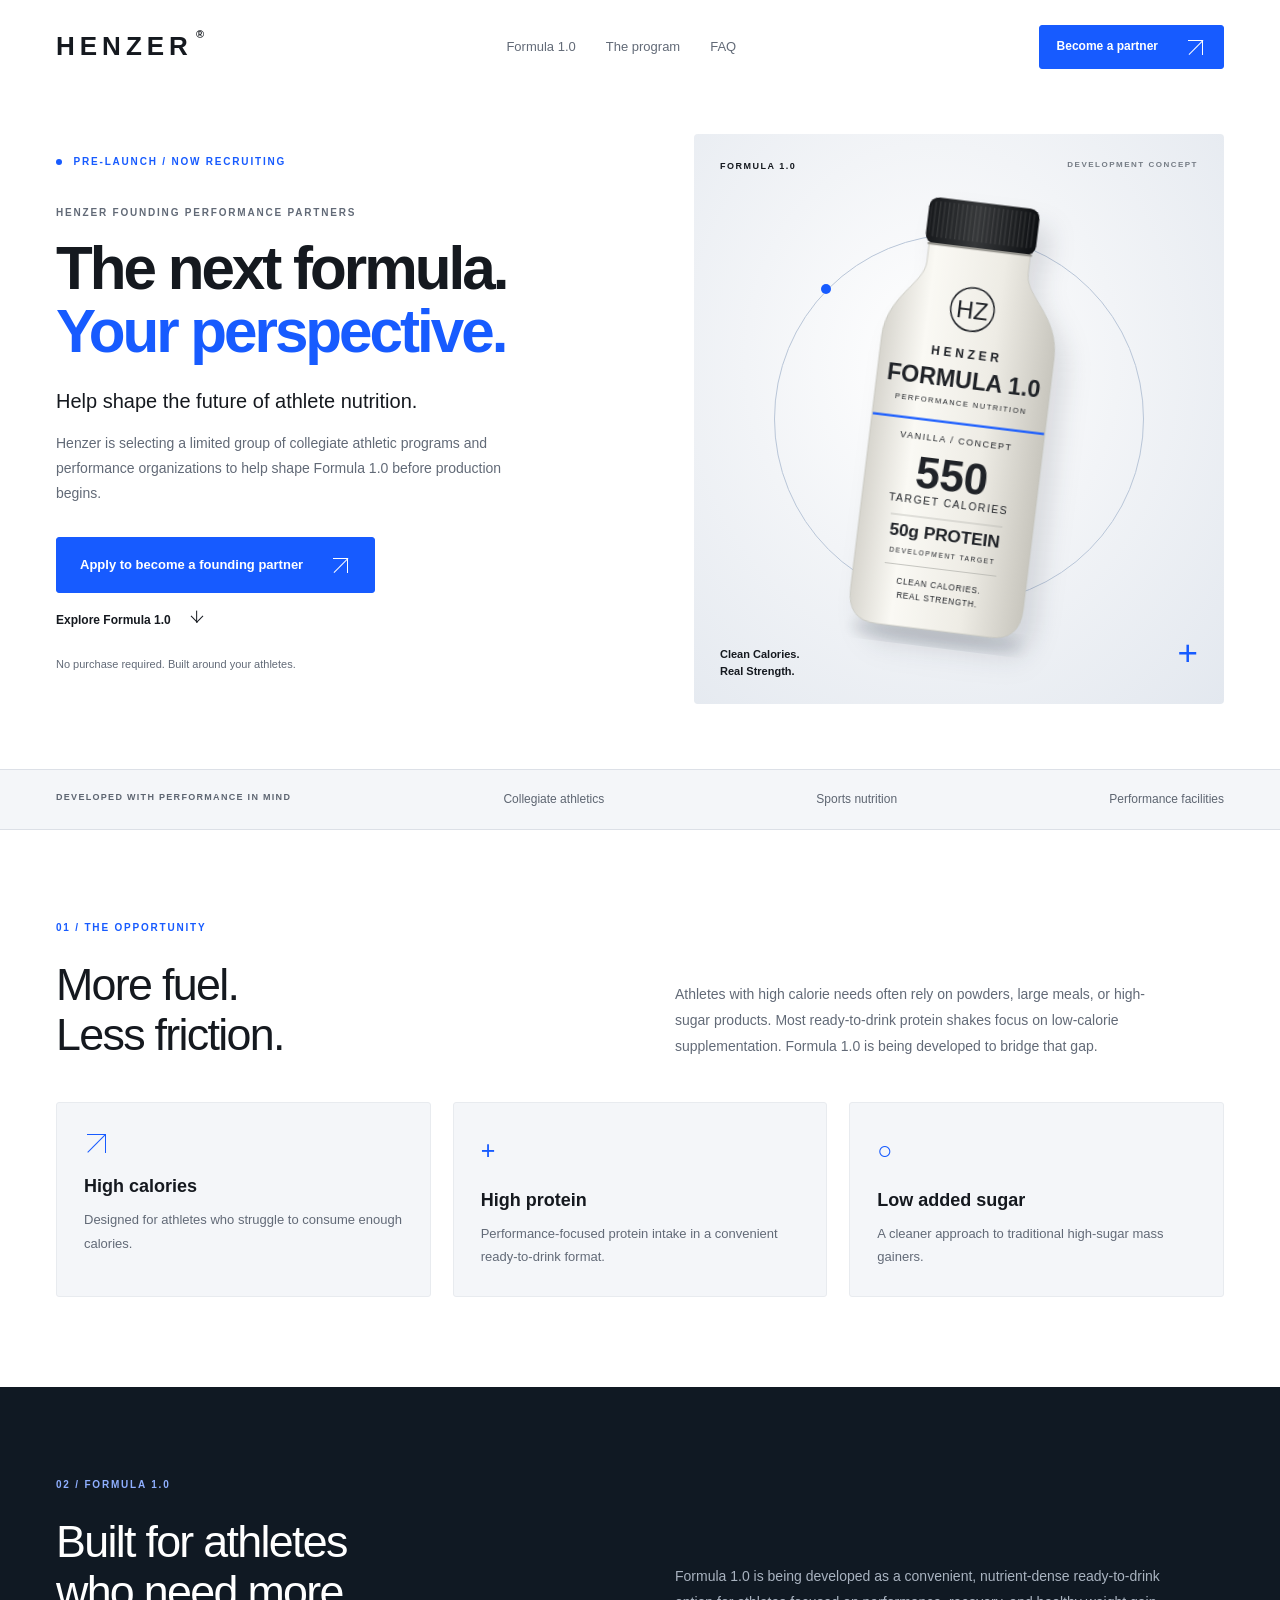
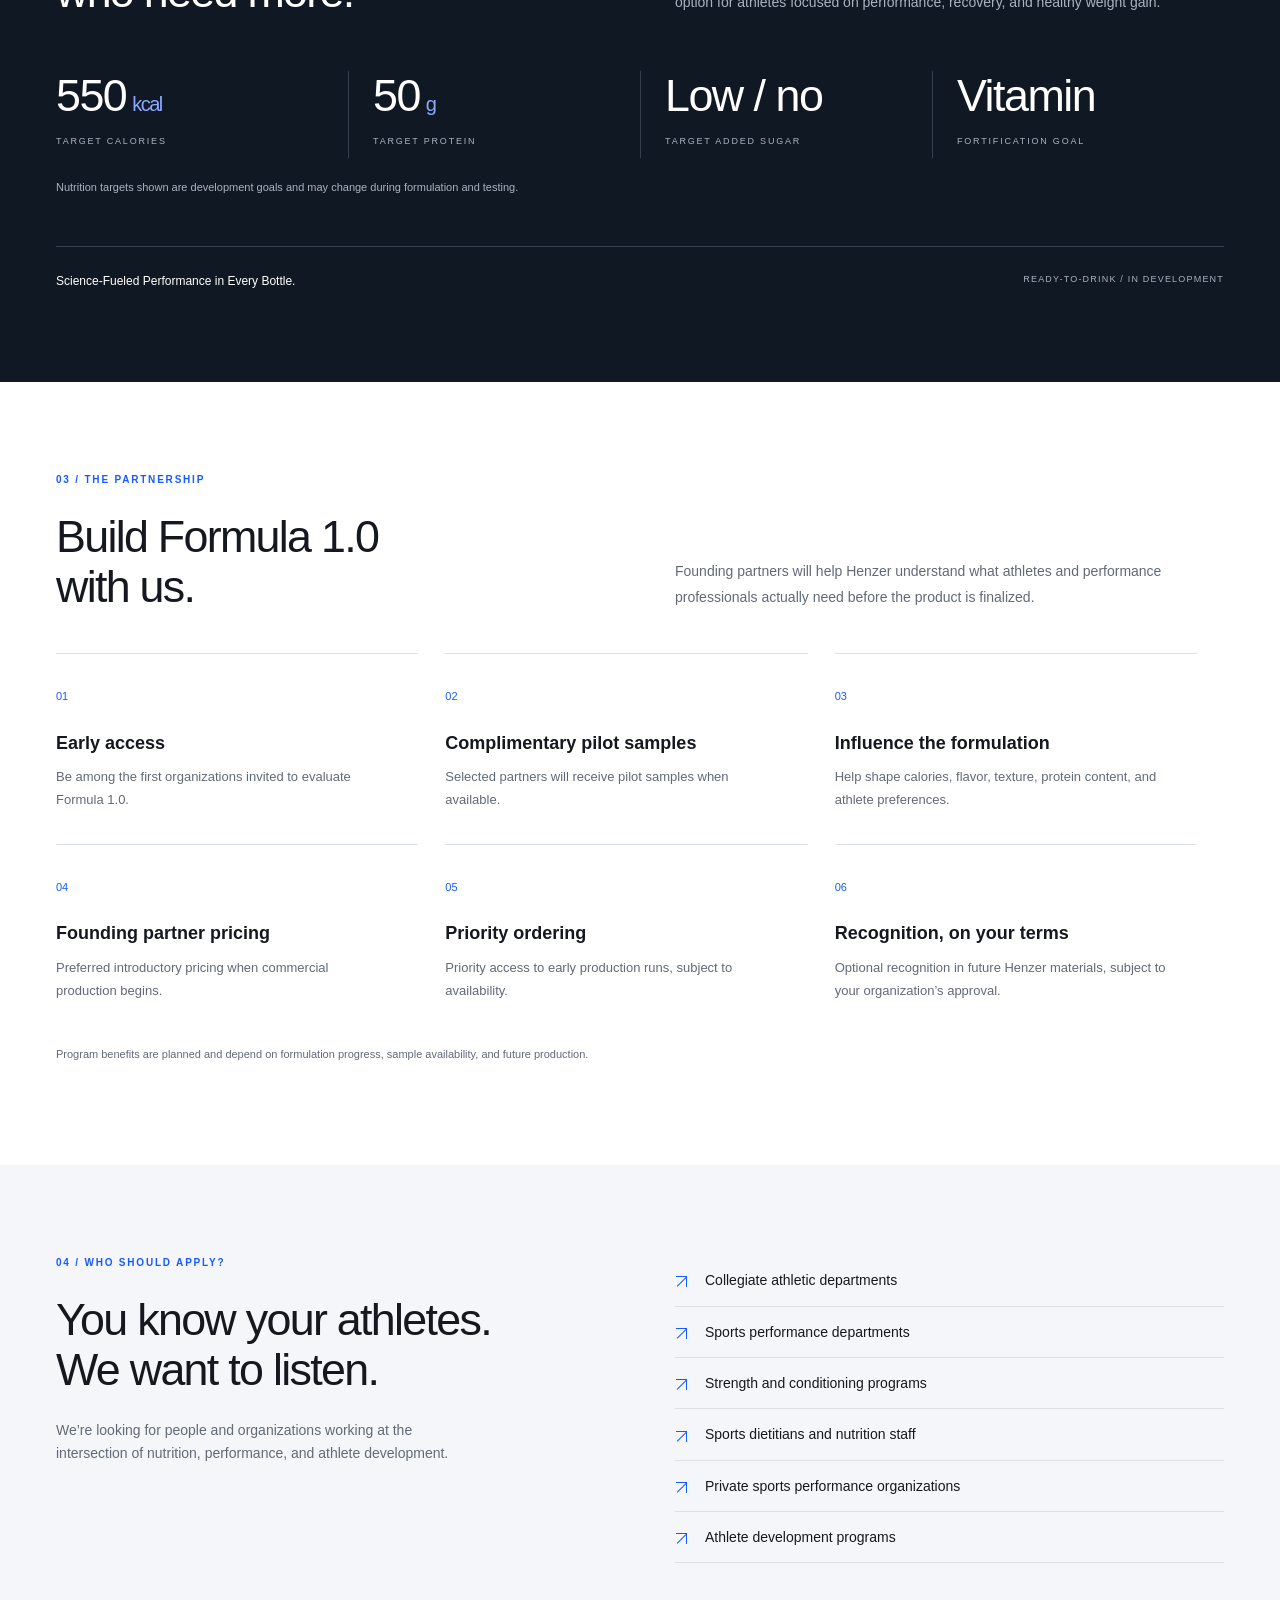
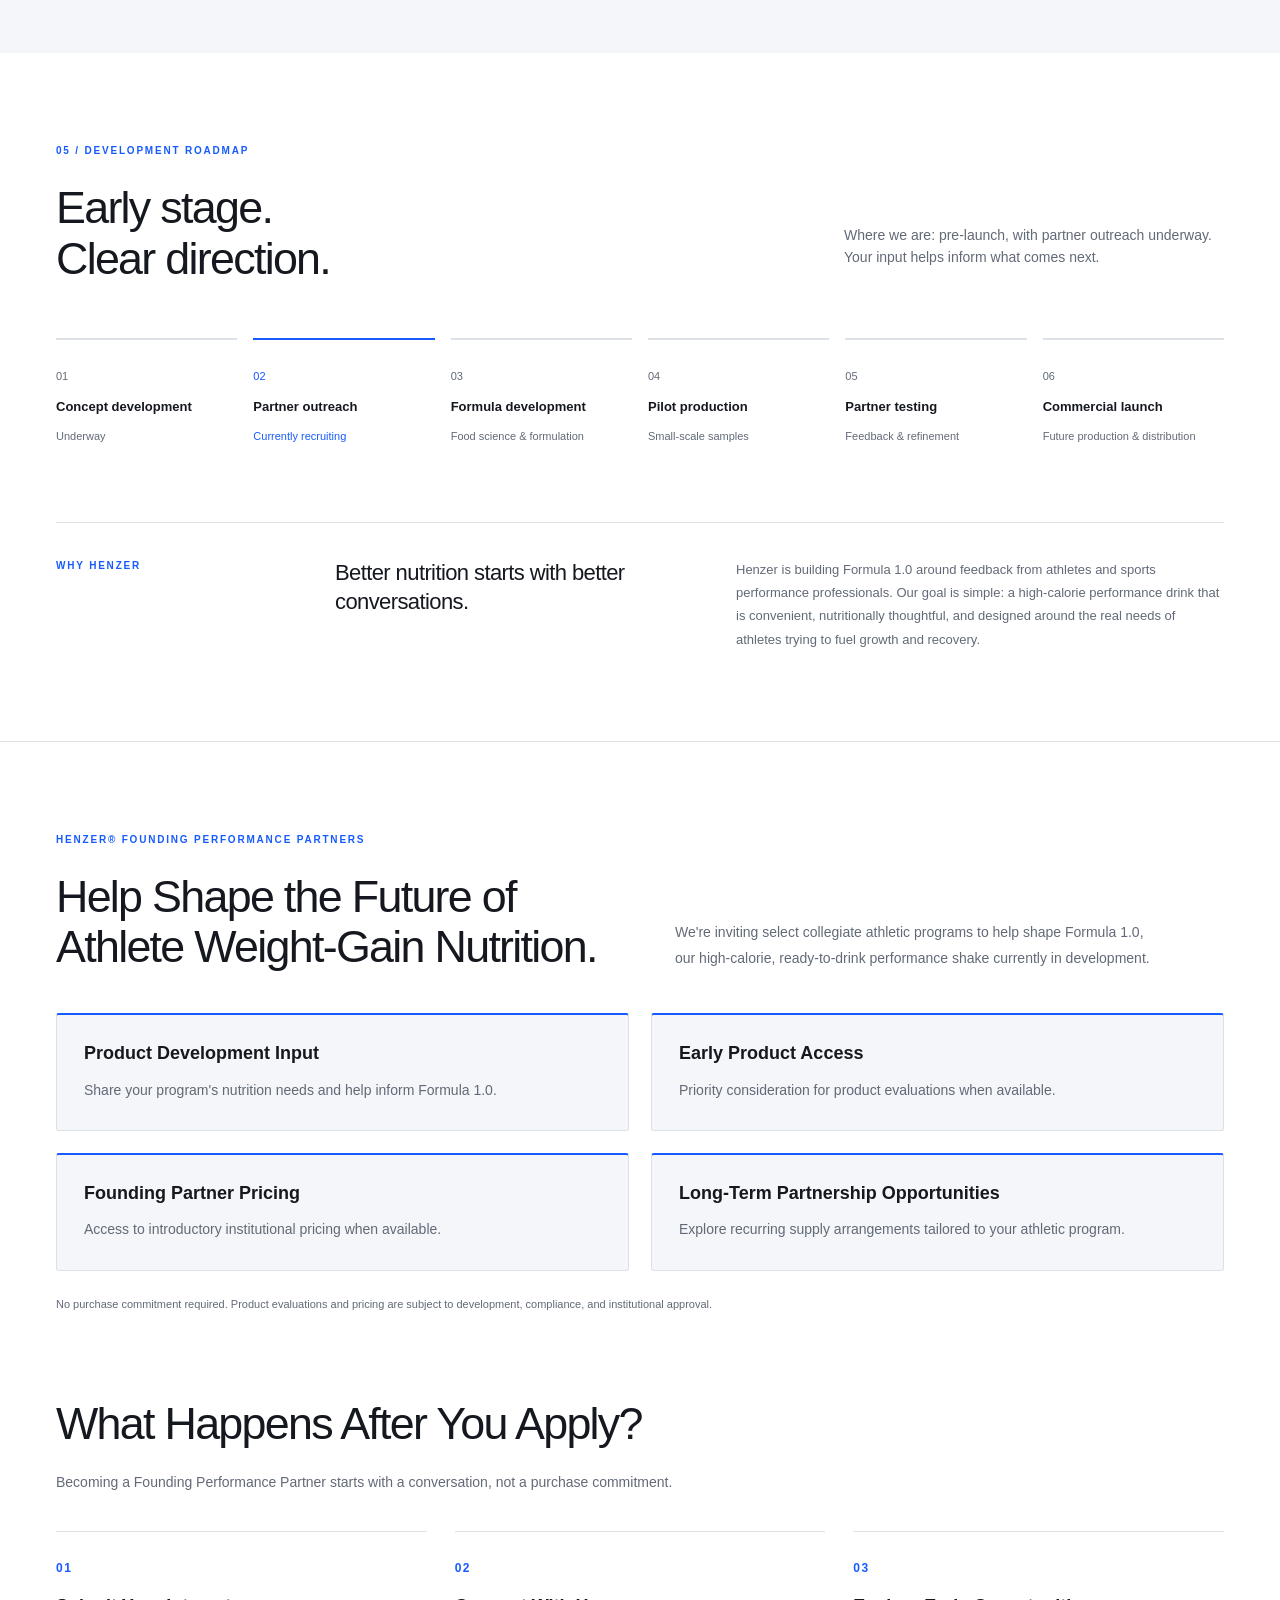
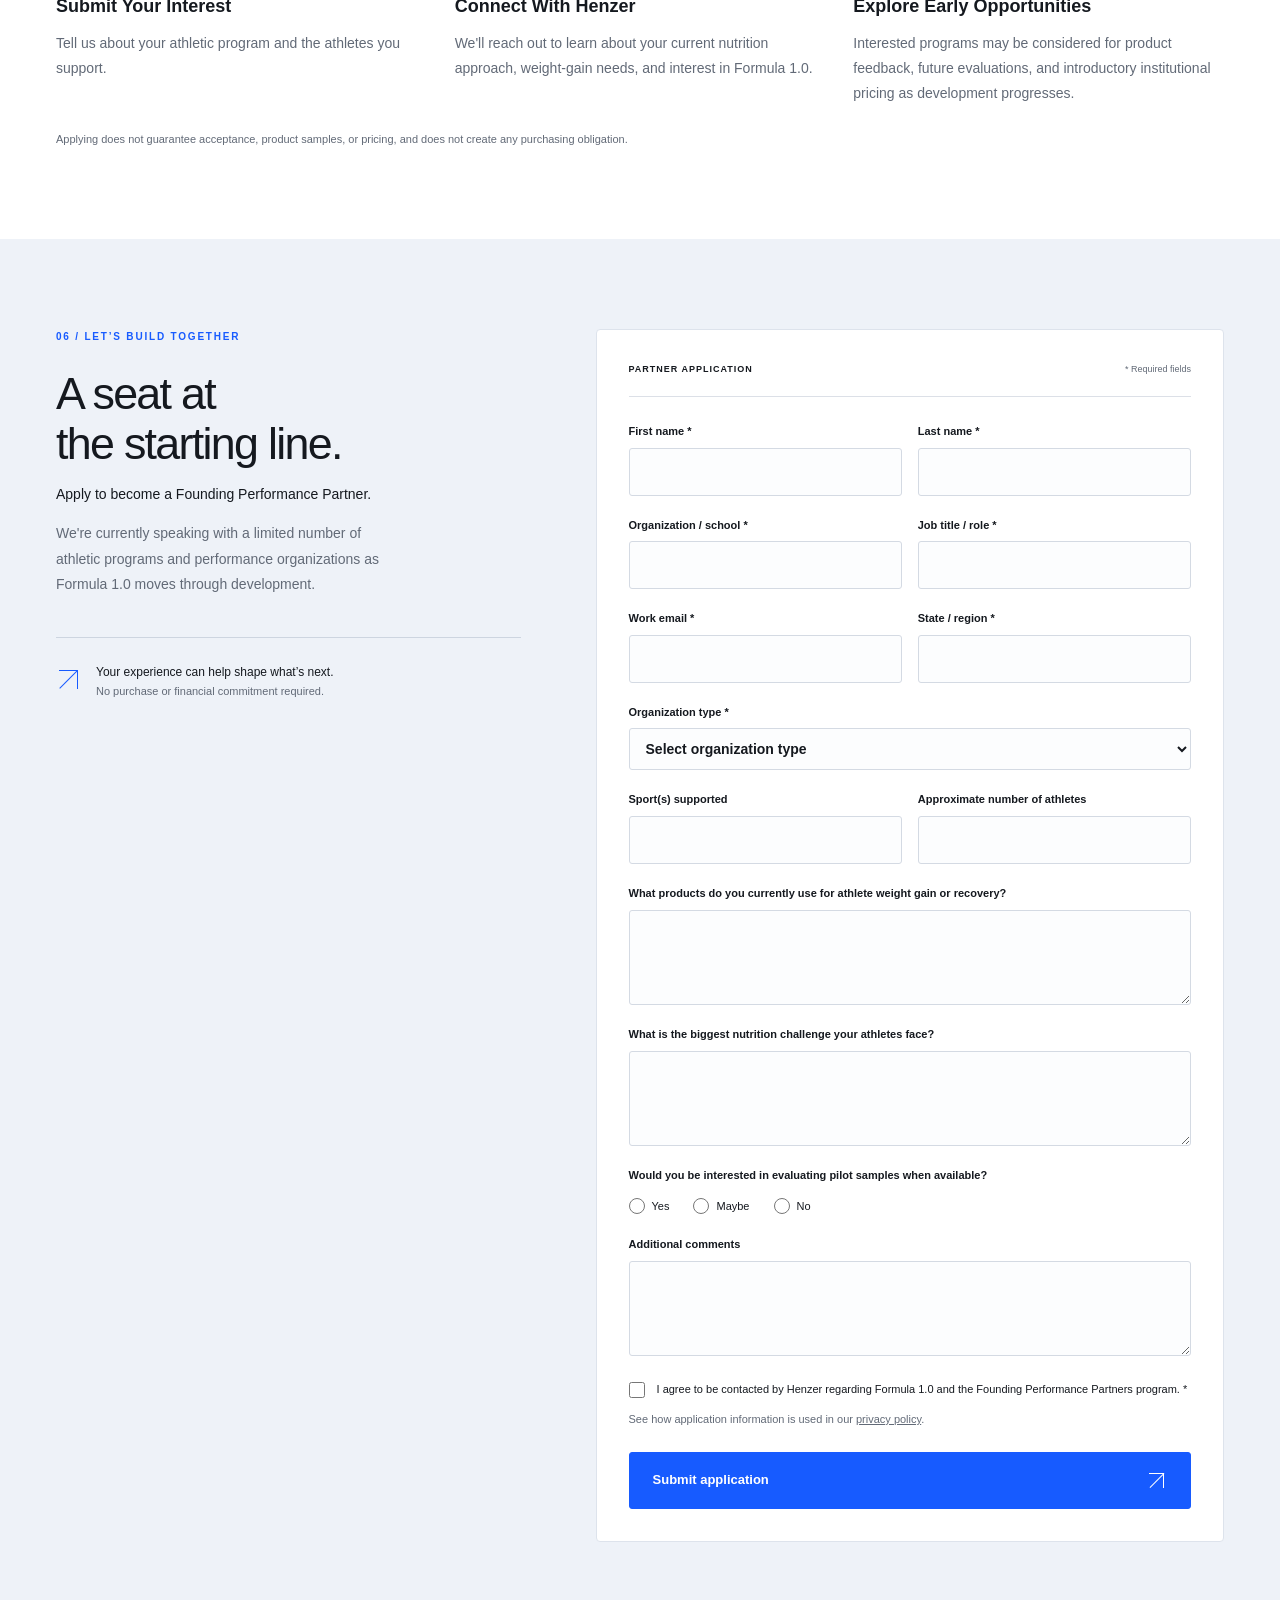
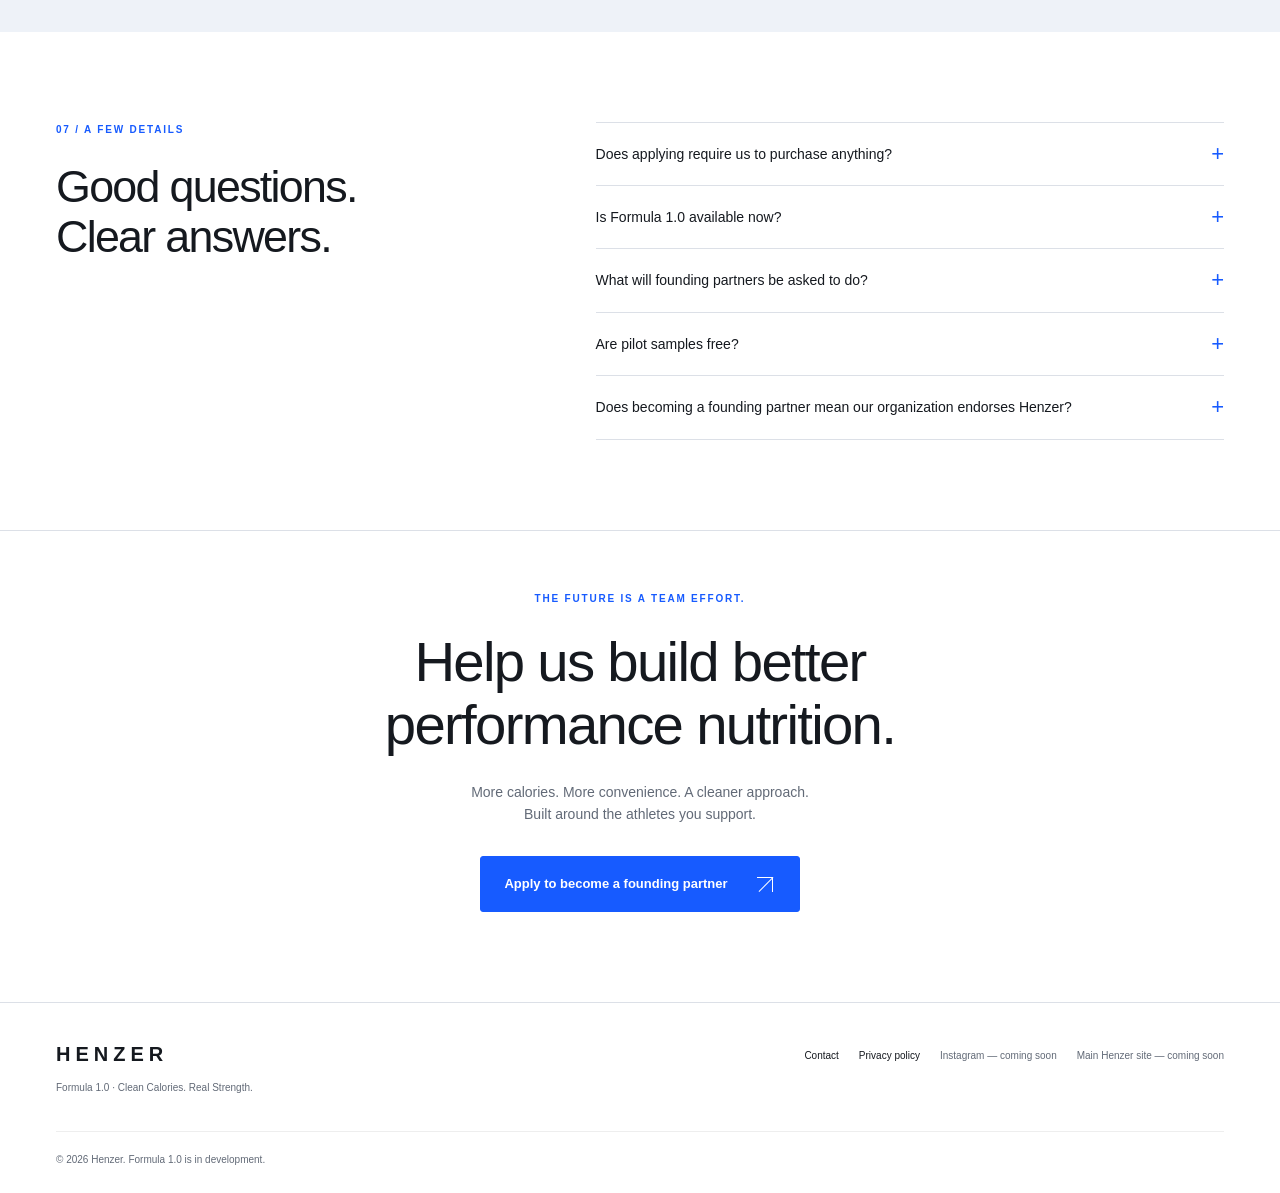
<file: index.html>
<!doctype html><html lang="en"><head><meta charset="utf-8"><meta name="viewport" content="width=device-width,initial-scale=1"><meta name="description" content="Help shape Henzer Formula 1.0. Apply to the Founding Performance Partners program for collegiate athletics and performance organizations."><meta name="theme-color" content="#f7f8fa"><title>Henzer — Founding Performance Partners</title><link rel="icon" href="assets/mark.svg" type="image/svg+xml"><link rel="stylesheet" href="styles.css"><script src="script.js" defer></script></head><body><a class="skip" href="#main">Skip to content</a><header><a class="wordmark" href="#" aria-label="Henzer home">HENZER<span class="brand-dot">®</span></a><nav aria-label="Main navigation"><a href="#formula">Formula 1.0</a><a href="#partners">The program</a><a href="#faq">FAQ</a></nav><a class="button small" href="#apply">Become a partner <span class="arrow-icon" aria-hidden="true"></span></a></header><main id="main"><section class="hero wrap"><div class="hero-copy"><div class="eyebrow"><span class="status-dot"></span> PRE-LAUNCH / NOW RECRUITING</div><p class="kicker">HENZER FOUNDING PERFORMANCE PARTNERS</p><h1>The next formula.<br><span>Your perspective.</span></h1><p class="hero-sub">Help shape the future of athlete nutrition.</p><p class="muted intro">Henzer is selecting a limited group of collegiate athletic programs and performance organizations to help shape Formula 1.0 before production begins.</p><div class="actions"><a class="button" href="#apply">Apply to become a founding partner <span class="arrow-icon" aria-hidden="true"></span></a><a class="text-link" href="#formula">Explore Formula 1.0 <span class="arrow-icon arrow-down" aria-hidden="true"></span></a></div><p class="micro">No purchase required. Built around your athletes.</p></div><div class="product-stage"><div class="stage-label">FORMULA 1.0 <span>DEVELOPMENT CONCEPT</span></div><div class="orbit"></div><img class="bottle" src="assets/bottle.svg" alt="Henzer Formula 1.0 concept bottle, vanilla, with proposed 550 calories and 50 grams of protein" width="360" height="640"><div class="stage-bottom"><span>Clean Calories.<br>Real Strength.</span><span class="stage-cross" aria-hidden="true">+</span></div></div></section><div class="audience-bar"><div class="wrap"><span>DEVELOPED WITH PERFORMANCE IN MIND</span><span>Collegiate athletics</span><span>Sports nutrition</span><span>Performance facilities</span></div></div><section class="wrap section" id="problem"><div class="section-heading"><p class="eyebrow">01 / THE OPPORTUNITY</p><h2>More fuel.<br>Less friction.</h2><p class="muted">Athletes with high calorie needs often rely on powders, large meals, or high-sugar products. Most ready-to-drink protein shakes focus on low-calorie supplementation. Formula 1.0 is being developed to bridge that gap.</p></div><div class="grid three"><article class="feature"><span class="feature-icon arrow-icon" aria-hidden="true"></span><h3>High calories</h3><p>Designed for athletes who struggle to consume enough calories.</p></article><article class="feature"><span class="feature-icon" aria-hidden="true">+</span><h3>High protein</h3><p>Performance-focused protein intake in a convenient ready-to-drink format.</p></article><article class="feature"><span class="feature-icon" aria-hidden="true">○</span><h3>Low added sugar</h3><p>A cleaner approach to traditional high-sugar mass gainers.</p></article></div></section><section class="formula-section" id="formula"><div class="wrap section"><div class="section-heading"><p class="eyebrow">02 / FORMULA 1.0</p><h2>Built for athletes<br>who need more.</h2><p class="muted">Formula 1.0 is being developed as a convenient, nutrient-dense ready-to-drink option for athletes focused on performance, recovery, and healthy weight gain.</p></div><div class="stats"><div><strong>550<span>kcal</span></strong><p>TARGET CALORIES</p></div><div><strong>50<span>g</span></strong><p>TARGET PROTEIN</p></div><div><strong>Low / no</strong><p>TARGET ADDED SUGAR</p></div><div><strong>Vitamin</strong><p>FORTIFICATION GOAL</p></div></div><p class="micro">Nutrition targets shown are development goals and may change during formulation and testing.</p><div class="formula-foot"><span>Science-Fueled Performance in Every Bottle.</span><span>READY-TO-DRINK / IN DEVELOPMENT</span></div></div></section><section class="wrap section" id="partners"><div class="section-heading"><p class="eyebrow">03 / THE PARTNERSHIP</p><h2>Build Formula 1.0<br>with us.</h2><p class="muted">Founding partners will help Henzer understand what athletes and performance professionals actually need before the product is finalized.</p></div><div class="grid three benefits"><article><span class="card-number">01</span><h3>Early access</h3><p>Be among the first organizations invited to evaluate Formula 1.0.</p></article><article><span class="card-number">02</span><h3>Complimentary pilot samples</h3><p>Selected partners will receive pilot samples when available.</p></article><article><span class="card-number">03</span><h3>Influence the formulation</h3><p>Help shape calories, flavor, texture, protein content, and athlete preferences.</p></article><article><span class="card-number">04</span><h3>Founding partner pricing</h3><p>Preferred introductory pricing when commercial production begins.</p></article><article><span class="card-number">05</span><h3>Priority ordering</h3><p>Priority access to early production runs, subject to availability.</p></article><article><span class="card-number">06</span><h3>Recognition, on your terms</h3><p>Optional recognition in future Henzer materials, subject to your organization’s approval.</p></article></div><p class="micro">Program benefits are planned and depend on formulation progress, sample availability, and future production.</p></section><section class="who-section"><div class="wrap section who"><div><p class="eyebrow">04 / WHO SHOULD APPLY?</p><h2>You know your athletes.<br>We want to listen.</h2><p class="muted">We’re looking for people and organizations working at the intersection of nutrition, performance, and athlete development.</p></div><ul class="who-list"><li><span class="arrow-icon" aria-hidden="true"></span>Collegiate athletic departments</li><li><span class="arrow-icon" aria-hidden="true"></span>Sports performance departments</li><li><span class="arrow-icon" aria-hidden="true"></span>Strength and conditioning programs</li><li><span class="arrow-icon" aria-hidden="true"></span>Sports dietitians and nutrition staff</li><li><span class="arrow-icon" aria-hidden="true"></span>Private sports performance organizations</li><li><span class="arrow-icon" aria-hidden="true"></span>Athlete development programs</li></ul></div></section><section class="wrap section" id="roadmap"><p class="eyebrow">05 / DEVELOPMENT ROADMAP</p><div class="roadmap-heading"><h2>Early stage.<br>Clear direction.</h2><p class="muted">Where we are: pre-launch, with partner outreach underway. Your input helps inform what comes next.</p></div><ol class="roadmap"><li class=""><span class="step">01</span><h3>Concept development</h3><p>Underway</p></li><li class="current"><span class="step">02</span><h3>Partner outreach</h3><p>Currently recruiting</p></li><li class=""><span class="step">03</span><h3>Formula development</h3><p>Food science & formulation</p></li><li class=""><span class="step">04</span><h3>Pilot production</h3><p>Small-scale samples</p></li><li class=""><span class="step">05</span><h3>Partner testing</h3><p>Feedback & refinement</p></li><li class=""><span class="step">06</span><h3>Commercial launch</h3><p>Future production & distribution</p></li></ol><div class="why"><p class="eyebrow">WHY HENZER</p><p>Better nutrition starts with better conversations.</p><div class="muted">Henzer is building Formula 1.0 around feedback from athletes and sports performance professionals. Our goal is simple: a high-calorie performance drink that is convenient, nutritionally thoughtful, and designed around the real needs of athletes trying to fuel growth and recovery.</div></div></section><section class="wrap section partner-overview" aria-labelledby="founding-benefits-title">
<div class="section-heading"><p class="eyebrow">HENZER® FOUNDING PERFORMANCE PARTNERS</p><h2 id="founding-benefits-title">Help Shape the Future of Athlete Weight-Gain Nutrition.</h2><p class="muted">We're inviting select collegiate athletic programs to help shape Formula 1.0, our high-calorie, ready-to-drink performance shake currently in development.</p></div>
<div class="partner-benefits">
<article><h3>Product Development Input</h3><p>Share your program's nutrition needs and help inform Formula 1.0.</p></article>
<article><h3>Early Product Access</h3><p>Priority consideration for product evaluations when available.</p></article>
<article><h3>Founding Partner Pricing</h3><p>Access to introductory institutional pricing when available.</p></article>
<article><h3>Long-Term Partnership Opportunities</h3><p>Explore recurring supply arrangements tailored to your athletic program.</p></article>
</div>
<p class="micro partner-disclaimer">No purchase commitment required. Product evaluations and pricing are subject to development, compliance, and institutional approval.</p>
</section>
<section class="wrap application-process" aria-labelledby="application-process-title">
<h2 id="application-process-title">What Happens After You Apply?</h2>
<p class="process-intro">Becoming a Founding Performance Partner starts with a conversation, not a purchase commitment.</p>
<ol class="application-steps" role="list">
<li><span class="process-number" aria-hidden="true">01</span><h3>Submit Your Interest</h3><p>Tell us about your athletic program and the athletes you support.</p></li>
<li><span class="process-number" aria-hidden="true">02</span><h3>Connect With Henzer</h3><p>We'll reach out to learn about your current nutrition approach, weight-gain needs, and interest in Formula 1.0.</p></li>
<li><span class="process-number" aria-hidden="true">03</span><h3>Explore Early Opportunities</h3><p>Interested programs may be considered for product feedback, future evaluations, and introductory institutional pricing as development progresses.</p></li>
</ol>
<p class="micro partner-disclaimer">Applying does not guarantee acceptance, product samples, or pricing, and does not create any purchasing obligation.</p>
</section>
<section class="apply-section" id="apply"><div class="wrap section application"><div class="application-intro"><p class="eyebrow">06 / LET’S BUILD TOGETHER</p><h2>A seat at<br>the starting line.</h2><p>Apply to become a Founding Performance Partner.</p><p class="muted">We're currently speaking with a limited number of athletic programs and performance organizations as Formula 1.0 moves through development.</p><div class="application-note"><span class="arrow-icon" aria-hidden="true"></span><p>Your experience can help shape what’s next.<br><small>No purchase or financial commitment required.</small></p></div></div><form name="founding-performance-partners" method="POST" data-netlify="true" netlify-honeypot="bot-field" action="/thank-you"><input type="hidden" name="form-name" value="founding-performance-partners"><p hidden><label>Leave this blank<input name="bot-field"></label></p><p class="form-caption">PARTNER APPLICATION <span>* Required fields</span></p><div class="form-grid"><label>First name *<input type="text" name="first-name" required ></label><label>Last name *<input type="text" name="last-name" required ></label><label>Organization / school *<input type="text" name="organization" required ></label><label>Job title / role *<input type="text" name="role" required ></label><label>Work email *<input type="email" name="email" required ></label><label>State / region *<input type="text" name="state" required ></label><label class="full">Organization type *<select name="organization-type" required><option value="" disabled selected>Select organization type</option><option>NCAA Division I</option><option>NCAA Division II</option><option>NCAA Division III</option><option>NAIA</option><option>JUCO</option><option>Professional Team</option><option>Private Performance Facility</option><option>Sports Nutrition Professional</option><option>Other</option></select></label><label>Sport(s) supported<input type="text" name="sports"  ></label><label>Approximate number of athletes<input type="number" name="athlete-count"  min="1" step="1"></label><label class="full">What products do you currently use for athlete weight gain or recovery?<textarea name="current-products" rows="3"></textarea></label><label class="full">What is the biggest nutrition challenge your athletes face?<textarea name="nutrition-challenge" rows="3"></textarea></label><fieldset class="full"><legend>Would you be interested in evaluating pilot samples when available?</legend><div class="radio-row"><label><input type="radio" name="pilot-interest" value="Yes"> Yes</label><label><input type="radio" name="pilot-interest" value="Maybe"> Maybe</label><label><input type="radio" name="pilot-interest" value="No"> No</label></div></fieldset><label class="full">Additional comments<textarea name="comments" rows="3"></textarea></label></div><label class="consent"><input type="checkbox" name="contact-consent" value="agreed" required><span>I agree to be contacted by Henzer regarding Formula 1.0 and the Founding Performance Partners program. *</span></label><p class="micro">See how application information is used in our <a href="privacy.html">privacy policy</a>.</p><button class="button submit" type="submit">Submit application <span class="arrow-icon" aria-hidden="true"></span></button><p class="form-error" role="alert" hidden></p></form></div></section><section class="wrap section faq-section" id="faq"><div><p class="eyebrow">07 / A FEW DETAILS</p><h2>Good questions.<br>Clear answers.</h2></div><div class="faq"><details><summary>Does applying require us to purchase anything?<span aria-hidden="true">+</span></summary><p>No. Applying does not require a purchase or financial commitment.</p></details><details><summary>Is Formula 1.0 available now?<span aria-hidden="true">+</span></summary><p>Not yet. Formula 1.0 is currently in development.</p></details><details><summary>What will founding partners be asked to do?<span aria-hidden="true">+</span></summary><p>Selected partners may be invited to provide feedback, participate in short conversations, and evaluate pilot samples when available.</p></details><details><summary>Are pilot samples free?<span aria-hidden="true">+</span></summary><p>Henzer plans to provide complimentary samples to selected founding partners during pilot testing, subject to availability.</p></details><details><summary>Does becoming a founding partner mean our organization endorses Henzer?<span aria-hidden="true">+</span></summary><p>No. Participation does not imply endorsement unless separately agreed to in writing.</p></details></div></section><section class="closing wrap"><p class="eyebrow">THE FUTURE IS A TEAM EFFORT.</p><h2>Help us build better<br>performance nutrition.</h2><p>More calories. More convenience. A cleaner approach.<br>Built around the athletes you support.</p><a class="button" href="#apply">Apply to become a founding partner <span class="arrow-icon" aria-hidden="true"></span></a></section></main><footer class="wrap"><div><a class="wordmark" href="#">HENZER</a><p>Formula 1.0 · Clean Calories. Real Strength.</p></div><div class="footer-links"><a href="#apply">Contact</a><a href="privacy.html">Privacy policy</a><span title="Add your Instagram URL before launch">Instagram — coming soon</span><span title="Add your main website URL before launch">Main Henzer site — coming soon</span></div><p class="copyright">© <span id="year">2026</span> Henzer. Formula 1.0 is in development.</p></footer></body></html>
</file>
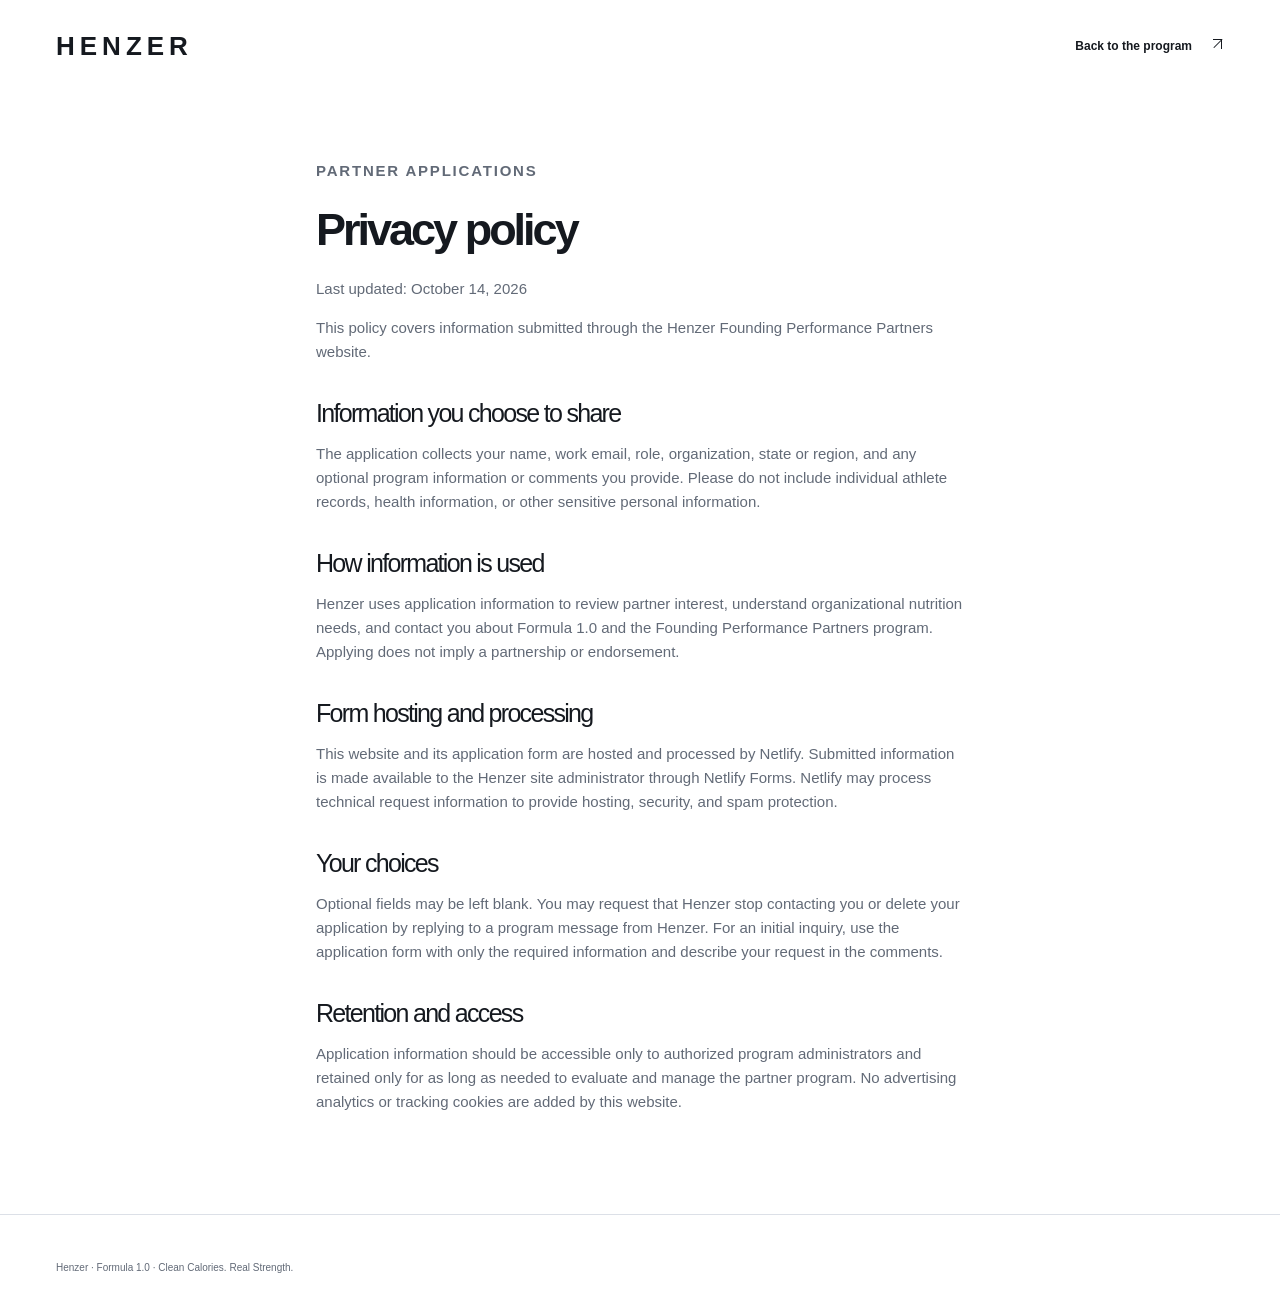
<file: privacy.html>
<!doctype html><html lang="en"><head><meta charset="utf-8"><meta name="viewport" content="width=device-width,initial-scale=1"><meta name="robots" content="noindex"><title>Privacy policy — Henzer</title><link rel="icon" href="assets/mark.svg"><link rel="stylesheet" href="styles.css"></head><body><header><a class="wordmark" href="/">HENZER</a><a class="text-link" href="/">Back to the program <span class="arrow-icon" aria-hidden="true"></span></a></header><main class="wrap document"><p class="eyebrow">PARTNER APPLICATIONS</p><h1>Privacy policy</h1><p>Last updated: October 14, 2026</p><p>This policy covers information submitted through the Henzer Founding Performance Partners website.</p><h2>Information you choose to share</h2><p>The application collects your name, work email, role, organization, state or region, and any optional program information or comments you provide. Please do not include individual athlete records, health information, or other sensitive personal information.</p><h2>How information is used</h2><p>Henzer uses application information to review partner interest, understand organizational nutrition needs, and contact you about Formula 1.0 and the Founding Performance Partners program. Applying does not imply a partnership or endorsement.</p><h2>Form hosting and processing</h2><p>This website and its application form are hosted and processed by Netlify. Submitted information is made available to the Henzer site administrator through Netlify Forms. Netlify may process technical request information to provide hosting, security, and spam protection.</p><h2>Your choices</h2><p>Optional fields may be left blank. You may request that Henzer stop contacting you or delete your application by replying to a program message from Henzer. For an initial inquiry, use the application form with only the required information and describe your request in the comments.</p><h2>Retention and access</h2><p>Application information should be accessible only to authorized program administrators and retained only for as long as needed to evaluate and manage the partner program. No advertising analytics or tracking cookies are added by this website.</p></main><footer class="wrap"><p>Henzer · Formula 1.0 · Clean Calories. Real Strength.</p></footer></body></html>
</file>
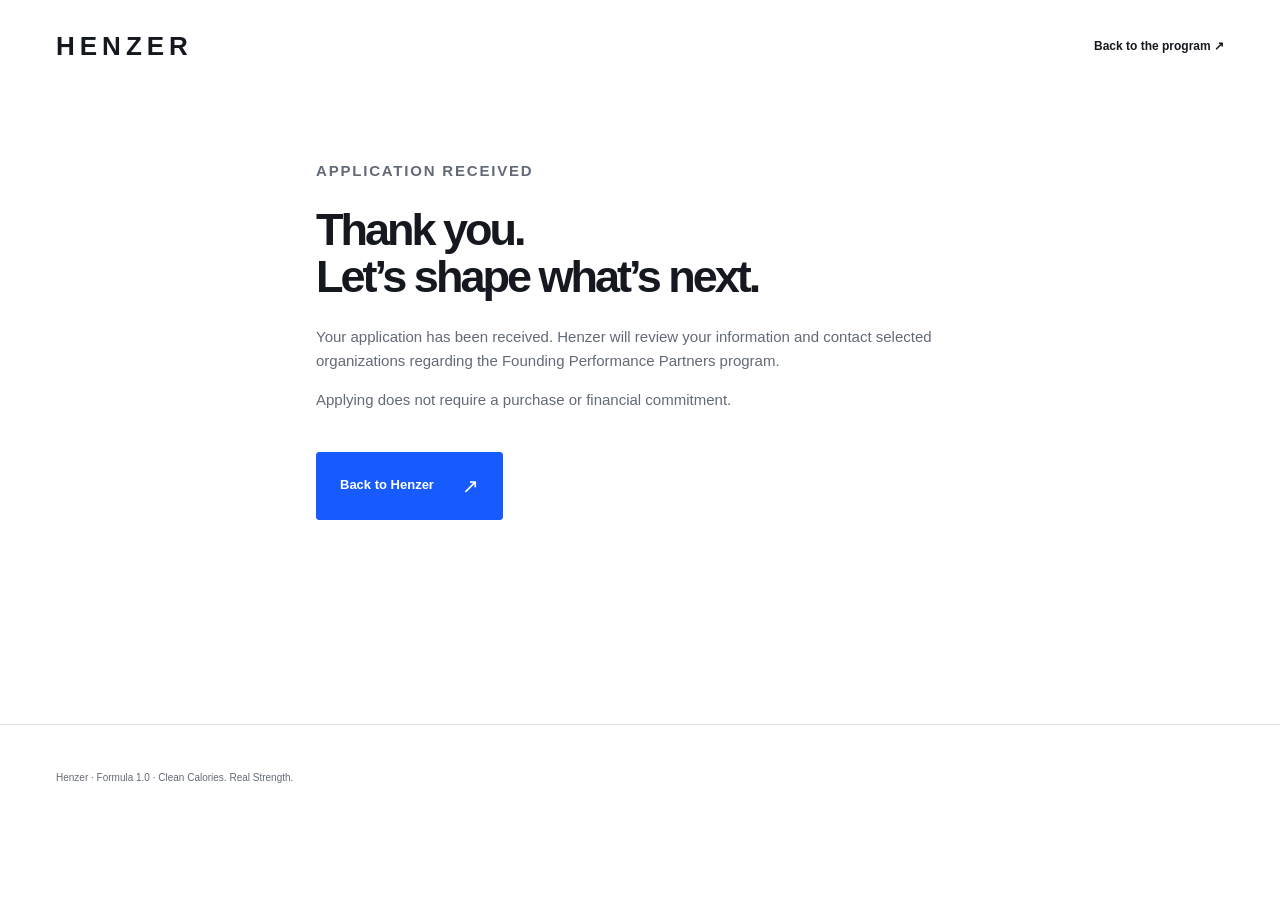
<file: thank-you.html>
<!doctype html><html lang="en"><head><meta charset="utf-8"><meta name="viewport" content="width=device-width,initial-scale=1"><meta name="robots" content="noindex"><title>Thank you — Henzer</title><link rel="icon" href="assets/mark.svg"><link rel="stylesheet" href="styles.css"></head><body><header><a class="wordmark" href="/">HENZER</a><a class="text-link" href="/">Back to the program ↗</a></header><main class="wrap document"><p class="eyebrow">APPLICATION RECEIVED</p><h1>Thank you.<br>Let’s shape what’s next.</h1><p>Your application has been received. Henzer will review your information and contact selected organizations regarding the Founding Performance Partners program.</p><p>Applying does not require a purchase or financial commitment.</p><a class="button" href="/">Back to Henzer <span aria-hidden="true">↗</span></a></main><footer class="wrap"><p>Henzer · Formula 1.0 · Clean Calories. Real Strength.</p></footer></body></html>
</file>
<file: styles.css>
:root{--blue:#175bff;--ink:#15191f;--muted:#626a77;--line:#dce0e7;--paper:#f4f6f9}*{box-sizing:border-box}html{scroll-behavior:smooth;scroll-padding-top:100px}body{margin:0;color:var(--ink);font-family:Arial,Helvetica,sans-serif;font-size:16px;line-height:1.6;background:#fff}a{color:inherit;text-decoration:none}button,input,select,textarea{font:inherit}a,button,input,select,textarea,summary{ -webkit-tap-highlight-color:transparent}a:focus-visible,button:focus-visible,input:focus-visible,select:focus-visible,textarea:focus-visible,summary:focus-visible{outline:3px solid var(--blue);outline-offset:4px}.wrap{max-width:1280px;margin:auto;padding-left:56px;padding-right:56px}header{height:94px;max-width:1280px;margin:auto;padding:0 56px;display:flex;align-items:center;justify-content:space-between;gap:24px}.wordmark{font-size:26px;letter-spacing:5px;font-weight:800}.brand-dot{font-size:11px;vertical-align:top;letter-spacing:0;margin-left:3px}nav{display:flex;gap:30px;font-size:13px;color:#626a77}nav a:hover,.text-link:hover,.footer-links a:hover{color:var(--blue)}.button{display:inline-flex;gap:28px;align-items:center;justify-content:space-between;padding:17px 23px;background:var(--blue);color:white;font-size:13px;font-weight:600;border:1px solid var(--blue);border-radius:3px;cursor:pointer;transition:background .2s,transform .2s}.button:hover{background:#1049d7;transform:translateY(-2px)}.button.small{padding:11px 17px;font-size:12px}.button span{font-size:20px;font-weight:400}.hero{display:grid;grid-template-columns:1.1fr 1fr;gap:55px;padding-top:40px;padding-bottom:65px;align-items:center}.eyebrow{font-size:10px;letter-spacing:1.8px;font-weight:700;color:var(--blue);margin:0 0 23px}.status-dot{width:6px;height:6px;display:inline-block;background:var(--blue);border-radius:50%;margin-right:7px}.kicker{font-size:10px;letter-spacing:1.8px;margin:35px 0 16px;color:#626a77;font-weight:600}h1{font-size:clamp(44px,4.7vw,66px);letter-spacing:-3px;line-height:1.05;font-weight:600;margin:0 0 24px}h1 span{color:var(--blue)}.hero-sub{font-size:20px;line-height:1.4;margin-bottom:16px}.muted{color:var(--muted)}.intro{max-width:450px;font-size:14px;line-height:1.8}.actions{display:flex;flex-direction:column;align-items:flex-start;gap:18px;margin-top:30px}.text-link{font-size:12px;font-weight:600;display:flex;gap:20px}.micro{font-size:11px;color:var(--muted);line-height:1.7}.hero-copy>.micro{margin-top:24px}.product-stage{height:570px;background:#eef1f5;position:relative;overflow:hidden;border-radius:4px;display:flex;align-items:center;justify-content:center;background-image:radial-gradient(ellipse at 45% 40%,#fff 0%,#f2f4f7 45%,#e3e8ef 100%)}.stage-label{position:absolute;top:25px;left:26px;right:26px;display:flex;justify-content:space-between;font-size:9px;letter-spacing:1.5px;font-weight:700}.stage-label span{font-size:8px;color:#747b84}.bottle{width:270px;height:480px;position:relative;z-index:1;transform:rotate(7deg);filter:drop-shadow(14px 16px 12px #111a2520)}.orbit{position:absolute;border:1px solid #b9c6d8;border-radius:50%;width:370px;height:370px}.orbit:after{content:'';position:absolute;width:10px;height:10px;background:var(--blue);border-radius:50%;left:46px;top:49px}.stage-bottom{position:absolute;bottom:25px;left:26px;right:26px;display:flex;justify-content:space-between;align-items:end;font-size:11px;line-height:1.5;font-weight:600}.stage-cross{color:var(--blue);font-size:35px;font-weight:400}.audience-bar{background:var(--paper);border-top:1px solid var(--line);border-bottom:1px solid var(--line)}.audience-bar>.wrap{display:flex;justify-content:space-between;gap:24px;padding-top:20px;padding-bottom:20px;font-size:12px;color:#5d6571}.audience-bar span:first-child{font-size:9px;letter-spacing:1.3px;font-weight:bold}.section{padding-top:90px;padding-bottom:90px}.section-heading{display:grid;grid-template-columns:1fr 1fr;column-gap:70px;margin-bottom:42px;align-items:end}.section-heading .eyebrow{grid-column:1/-1}h2{font-size:clamp(32px,3.5vw,46px);font-weight:500;line-height:1.12;letter-spacing:-1.7px;margin:0}h3{font-size:18px;line-height:1.3;font-weight:600;margin:19px 0 10px}.section-heading>.muted{font-size:14px;line-height:1.85;margin:0;max-width:490px}.grid{display:grid;gap:22px}.three{grid-template-columns:repeat(3,1fr)}.feature{padding:27px;background:var(--paper);border:1px solid #e8ebef;border-radius:3px}.feature-icon{font-size:25px;display:block;color:var(--blue)}.feature p,.benefits p{font-size:13px;color:var(--muted);line-height:1.8;margin:0}.formula-section{background:#101923;color:#fff}.formula-section .eyebrow{color:#8fafff}.formula-section .muted,.formula-section .micro{color:#a9b3c0}.stats{display:grid;grid-template-columns:repeat(4,1fr);margin:55px 0 20px}.stats>div{border-left:1px solid #34404d;padding-left:24px}.stats>div:first-child{border:0;padding:0}.stats strong{font-size:clamp(25px,3.5vw,45px);letter-spacing:-1.5px;line-height:1.1;font-weight:500}.stats strong span{font-size:20px;color:#89aaff;margin-left:6px}.stats p{font-size:9px;letter-spacing:1.8px;color:#a9b3c0;margin-top:14px}.formula-foot{display:flex;justify-content:space-between;margin-top:50px;border-top:1px solid #34404d;padding-top:25px;font-size:12px}.formula-foot span:last-child{font-size:9px;letter-spacing:1.2px;color:#a9b3c0}.benefits{gap:0}.benefits article{padding:28px 30px 32px 0;border-top:1px solid var(--line);margin-right:27px}.card-number{font-size:11px;color:var(--blue)}.benefits h3{margin-top:24px}.who-section{background:var(--paper)}.who{display:grid;grid-template-columns:1fr 1fr;gap:70px}.who .muted{font-size:14px;max-width:410px;margin-top:25px}.who-list{list-style:none;margin:0;padding:0}.who-list li{border-bottom:1px solid var(--line);padding:14px 0;font-size:14px}.who-list span{color:var(--blue);margin-right:16px}.roadmap-heading{display:flex;justify-content:space-between;gap:60px;align-items:end}.roadmap-heading p{max-width:380px;font-size:14px}.roadmap{display:grid;grid-template-columns:repeat(6,1fr);list-style:none;padding:0;margin:55px 0 65px;gap:16px}.roadmap li{position:relative;border-top:2px solid var(--line);padding-top:22px}.roadmap li.current{border-color:var(--blue)}.step{font-size:11px;color:var(--muted)}.current .step,.current p{color:var(--blue)}.roadmap h3{font-size:13px;line-height:1.5;margin:10px 0}.roadmap p{font-size:11px;color:var(--muted);line-height:1.6}.roadmap .current p{color:var(--blue)}.why{border-top:1px solid var(--line);padding-top:35px;display:grid;grid-template-columns:1fr 1.5fr 2fr;gap:35px;align-items:start}.why>p:nth-child(2){font-size:22px;line-height:1.35;margin:0;letter-spacing:-.6px}.why>.muted{font-size:13px;line-height:1.8}.apply-section{background:#eef2f8}.application{display:grid;grid-template-columns:.85fr 1.15fr;gap:75px;align-items:start}.application-intro{position:sticky;top:30px}.application-intro>p:not(.eyebrow){font-size:14px;line-height:1.8;max-width:350px}.application-intro>p:not(.eyebrow):first-of-type{font-size:18px}.application-note{display:flex;gap:15px;align-items:start;margin-top:40px;border-top:1px solid #cdd5e0;padding-top:25px}.application-note>span{font-size:25px;color:var(--blue)}.application-note p{font-size:12px;margin:0}.application-note small{color:var(--muted);font-size:11px}form{background:white;border:1px solid #dde3ec;padding:32px;border-radius:4px}.form-caption{display:flex;justify-content:space-between;gap:10px;font-size:9px;letter-spacing:1px;border-bottom:1px solid var(--line);padding-bottom:20px;margin:0 0 25px;font-weight:bold}.form-caption span{font-weight:normal;color:var(--muted);letter-spacing:0}.form-grid{display:grid;grid-template-columns:1fr 1fr;gap:20px 16px}label,legend{font-size:11px;font-weight:600;line-height:1.7}input:not([type=checkbox]):not([type=radio]),select,textarea{display:block;width:100%;border:1px solid #d4dae3;border-radius:3px;background:#fcfdfe;padding:11px 12px;color:var(--ink);margin-top:7px;font-size:14px;min-width:0}textarea{resize:vertical}.full{grid-column:1/-1}fieldset{border:0;margin:0;padding:0}legend{padding:0}.radio-row{display:flex;gap:24px;margin-top:12px}.radio-row label{display:flex;align-items:center;gap:7px;font-weight:normal}.radio-row input,.consent input{accent-color:var(--blue);width:16px;height:16px;margin:0;flex-shrink:0}.consent{display:flex;gap:12px;align-items:start;font-weight:normal;margin-top:24px}.consent input{margin-top:2px}form .micro a{text-decoration:underline}.submit{width:100%;margin-top:12px}.form-error{color:#ae2424;font-size:13px}.faq-section{display:grid;grid-template-columns:.85fr 1.15fr;gap:75px}details{border-bottom:1px solid var(--line)}details:first-child{border-top:1px solid var(--line)}summary{list-style:none;cursor:pointer;display:flex;justify-content:space-between;gap:20px;padding:20px 0;font-size:14px;font-weight:500}summary::-webkit-details-marker{display:none}summary span{color:var(--blue);font-size:22px;line-height:1}details[open] summary span{transform:rotate(45deg)}details>p{color:var(--muted);font-size:13px;margin:0 25px 22px 0;line-height:1.8}.closing{text-align:center;padding-top:60px;padding-bottom:90px;border-top:1px solid var(--line)}.closing h2{font-size:clamp(34px,4.4vw,58px)}.closing>p:not(.eyebrow){font-size:14px;color:var(--muted);margin:25px 0 30px}footer{border-top:1px solid var(--line);padding-top:35px;padding-bottom:25px;display:flex;flex-wrap:wrap;justify-content:space-between;gap:25px}footer .wordmark{font-size:20px}footer p{font-size:10px;color:var(--muted)}.footer-links{display:flex;flex-wrap:wrap;gap:20px;font-size:10px;align-items:start;padding-top:10px}.footer-links span{color:var(--muted)}.copyright{width:100%;margin:0;border-top:1px solid #eee;padding-top:20px}.skip{position:absolute;top:-100px;background:white;padding:12px;z-index:9}.skip:focus{top:10px}.document{max-width:760px;min-height:70vh;padding-top:65px;padding-bottom:85px}.document h1{font-size:45px}.document h2{font-size:25px;margin-top:35px}.document p{color:var(--muted);font-size:15px}.document .button{margin-top:25px}
/* Shared thin-stroke arrows avoid platform emoji rendering. */
.arrow-icon{display:inline-block;width:1em;height:1em;flex-shrink:0;position:relative;vertical-align:middle;color:inherit}
.arrow-icon:before{content:"";position:absolute;width:.72em;height:.72em;top:.14em;right:.14em;border-top:1.5px solid currentColor;border-right:1.5px solid currentColor}
.arrow-icon:after{content:"";position:absolute;width:1em;height:0;top:50%;left:0;border-top:1.5px solid currentColor;transform:rotate(-45deg)}
.arrow-down{transform:rotate(135deg)}
.feature-icon.arrow-icon{color:var(--blue)}
.application-note>.arrow-icon{margin-top:4px}
.partner-overview{border-top:1px solid var(--line);padding-bottom:45px}
.partner-benefits{display:grid;grid-template-columns:repeat(2,minmax(0,1fr));gap:22px}
.partner-benefits article{padding:27px;border:1px solid var(--line);border-top:2px solid var(--blue);background:var(--paper);border-radius:3px}
.partner-benefits h3{margin:0 0 12px}
.partner-benefits p,.application-steps p,.process-intro{font-size:14px;color:var(--muted);line-height:1.8;margin:0}
.partner-disclaimer{margin:24px 0 0;max-width:850px}
.application-process{padding-top:40px;padding-bottom:90px}
.application-process h2{max-width:780px}
.process-intro{margin-top:22px;max-width:700px}
.application-steps{display:grid;grid-template-columns:repeat(3,minmax(0,1fr));gap:28px;list-style:none;margin:35px 0 0;padding:0}
.application-steps li{border-top:1px solid var(--line);padding-top:22px}
.process-number{display:inline-block;color:var(--blue);font-size:12px;font-weight:600;letter-spacing:1.5px}
.application-steps h3{margin:16px 0 12px}
@media(max-width:700px){.partner-overview{padding-bottom:30px}.partner-benefits{grid-template-columns:1fr;gap:16px}.partner-benefits article{padding:23px}.application-process{padding-top:30px;padding-bottom:60px}.application-steps{grid-template-columns:1fr;gap:24px}.application-steps li{padding-top:20px}}
@media(min-width:1450px){.hero{padding-top:60px;padding-bottom:80px}}@media(max-width:1000px){.wrap,header{padding-left:30px;padding-right:30px}.hero{gap:28px}h1{letter-spacing:-2px}.product-stage{height:510px}.bottle{width:240px;height:425px}.orbit{width:290px;height:290px}.stage-label{font-size:8px;left:18px;right:18px}.stage-label span{letter-spacing:.5px}.application,.faq-section{gap:35px}.section-heading,.who{column-gap:35px}.stats strong{font-size:31px}.stats>div{padding-left:15px}.why{grid-template-columns:1fr 2fr}.why .eyebrow{grid-column:1/-1;margin:0}.roadmap{grid-template-columns:repeat(3,1fr);row-gap:25px}.audience-bar>.wrap{font-size:10px}.audience-bar span:first-child{font-size:8px}}
@media(max-width:700px){.wrap,header{padding-left:22px;padding-right:22px}header{height:78px;gap:10px}.wordmark{font-size:22px;letter-spacing:4px}nav{display:none}.button.small{font-size:10px;padding:9px 12px;gap:13px}.hero{grid-template-columns:1fr;padding-top:28px;padding-bottom:35px;gap:35px}.hero .eyebrow{margin-bottom:22px}.kicker{margin-top:22px;font-size:9px}h1{font-size:49px;letter-spacing:-2.5px}.hero-sub{font-size:18px}.intro{font-size:14px}.actions{margin-top:25px}.product-stage{height:430px}.bottle{height:390px;width:220px}.orbit{width:290px;height:290px}.stage-label{top:20px}.stage-bottom{bottom:20px}.audience-bar>.wrap{display:grid;grid-template-columns:repeat(3,1fr);gap:10px;padding-top:18px;padding-bottom:18px;font-size:9px}.audience-bar span:first-child{grid-column:1/-1;margin-bottom:5px}.section{padding-top:60px;padding-bottom:60px}.section-heading{grid-template-columns:1fr;gap:22px;margin-bottom:30px}.section-heading .eyebrow{margin:0}h2{font-size:36px}.three{grid-template-columns:1fr}.feature{padding:23px;display:grid;grid-template-columns:35px 1fr;column-gap:15px}.feature-icon{grid-row:1/3}.feature h3{margin:0 0 9px}.feature p{grid-column:2}.stats{grid-template-columns:1fr 1fr;row-gap:35px;margin-top:35px}.stats>div:nth-child(3){border:0;padding:0}.stats strong{font-size:35px}.stats p{font-size:8px}.formula-foot{flex-direction:column;gap:13px;margin-top:30px}.benefits{grid-template-columns:1fr 1fr;gap:0 18px}.benefits article{padding:23px 0;margin:0}.benefits h3{font-size:16px}.benefits p{font-size:12px}.who{grid-template-columns:1fr;gap:20px}.who-list li{font-size:13px}.roadmap-heading{display:block}.roadmap-heading p{margin-top:25px}.roadmap{grid-template-columns:1fr 1fr;margin:35px 0 40px;gap:20px}.why{grid-template-columns:1fr;gap:18px}.why>p:nth-child(2){font-size:26px}.application,.faq-section{grid-template-columns:1fr;gap:30px}.application-intro{position:static}.application-intro>p:not(.eyebrow){max-width:none}.application-note{margin-top:25px}form{padding:22px}.form-grid{gap:18px 12px}.form-caption{font-size:8px}label,legend{font-size:11px}.faq-section h2 br{display:none}.closing{padding-top:50px;padding-bottom:60px}.closing h2{font-size:37px}.button{font-size:12px;gap:20px}.footer-links{gap:15px}footer{padding-top:28px}.document h1{font-size:38px}}
@media(max-width:380px){h1{font-size:43px}.form-grid{grid-template-columns:1fr}.full{grid-column:auto}.benefits{grid-template-columns:1fr}.button{font-size:11px;padding:15px}.stage-label span{font-size:7px}}
@media(prefers-reduced-motion:reduce){html{scroll-behavior:auto}*,*:before,*:after{transition:none!important;animation:none!important}}
</file>
